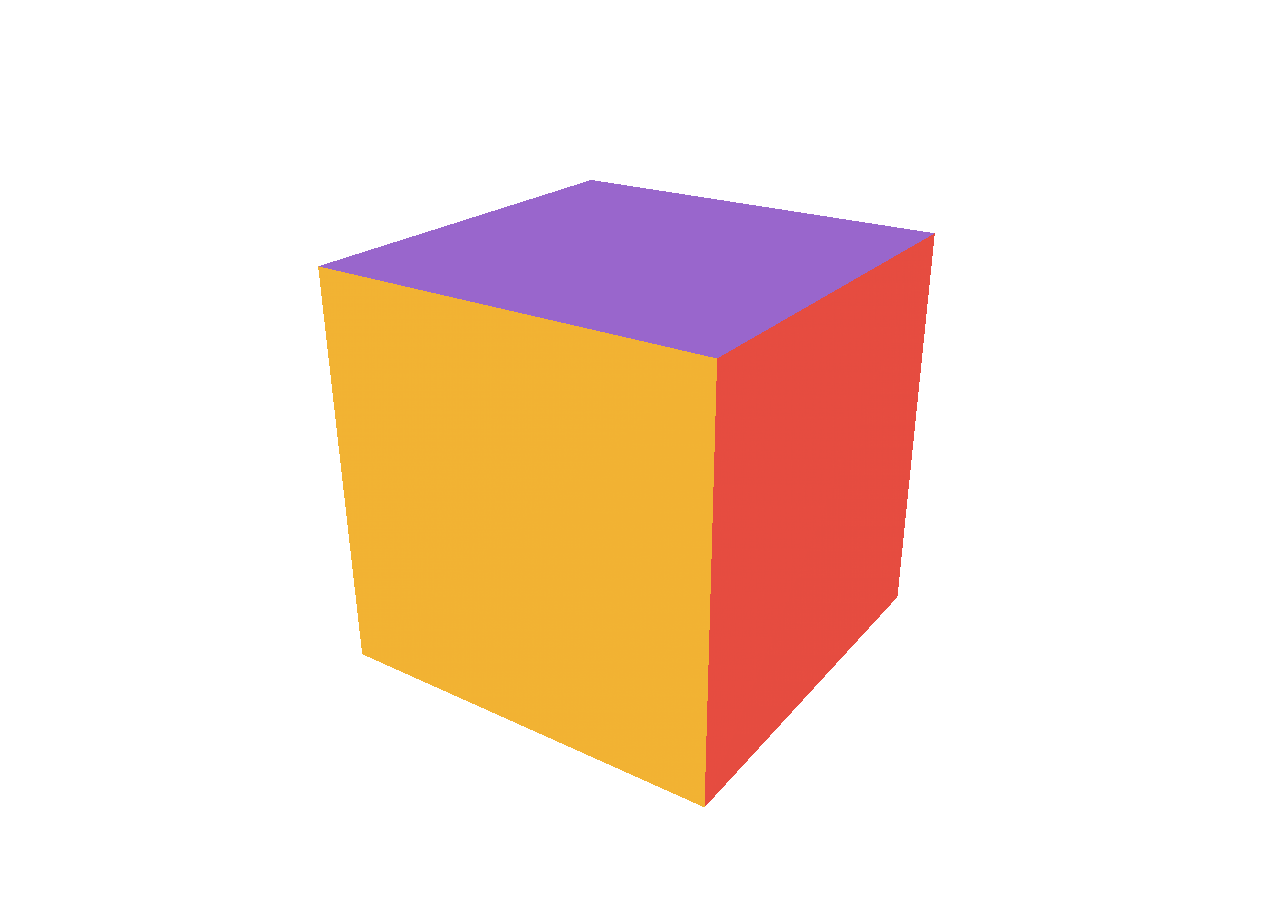
<file: examples/a1-opengl-cube/web/index.html>
<!DOCTYPE html>
<html lang="en">
<head>
<meta charset="utf-8">
<meta name="viewport" content="width=device-width, initial-scale=1">
<title>Demo</title>
<!--
  slide-frame.html: the page of a demo compiled with Emscripten, made to be shown in a slide (an iframe).
  Copy it next to project.js / project.wasm / project.data as index.html, and adapt CONFIG below.

  The address of the iframe gives the settings:
    index.html?freq=2&model=bunny        arguments of the program: --freq 2 --model bunny
    &controls=freq,model,mode:lbs:drag   controls shown in the panel, in this order; mode:lbs:drag keeps
                                         only the buttons lbs and drag of the parameter mode
    &compact=1                           short labels, small panel
    &panel=tl|tr|bl|br                   corner of the panel (default tr)
    &build=name                          load name/project.js (several builds in one folder)
  The panel is built from the parameters the program declares (slide_bridge.hpp): their ranges, choices
  and labels come from slide_describe().

  The slide can drive the demo with postMessage (also from another origin):
    frame.contentWindow.postMessage({slide: {set: {freq: 3, mode: 'ds'}}}, '*')
    frame.contentWindow.postMessage({slide: {describe: true}}, '*')
  and the demo answers each change, and its start, with {slide: {ready|changed: ..., params: [...]}}.
  When the program changes values by itself (slide::notify(), a drag with the mouse, a readout), the
  page sends {slide: {notified: true, params: [...]}}, at most once a frame.

  The arrow keys and Page Up/Down go to the deck even when the demo has the focus, and the PDF export of
  lhtml-site waits for the first frames (window.__lhtmlReady).
-->
<script>
  var CONFIG = {
    script: 'project.js',                  // the file produced by Emscripten
    defaults: {},                          // arguments given when the address does not, e.g. {gui: '0'}
    readyFrames: 10,                       // frames drawn before the demo is shown and counted as ready
    capture: true,                         // keep the image of the canvas (PDF export, tests); a little slower
    navigationKeys: ['ArrowRight', 'ArrowLeft', 'ArrowDown', 'ArrowUp', 'PageDown', 'PageUp']
  };
</script>
<style>
  html, body { margin: 0; height: 100%; overflow: hidden; background: white; }
  #canvas { display: block; position: fixed; left: 0; top: 0; outline: none; opacity: 0; transition: opacity 0.35s; }
  #canvas.ready { opacity: 1; }
  #status { position: fixed; left: 50%; top: 50%; transform: translate(-50%, -50%); color: #888;
    font: 22px system-ui, sans-serif; }
  #status.error { color: #b00020; max-width: 80%; text-align: center; }

  #controls { position: fixed; right: 12px; top: 12px; padding: 10px 16px; display: none;
    font-family: Palatino, "Palatino Linotype", Georgia, serif; font-size: 28px;
    background: rgba(255, 255, 255, 0.85); border: 1px solid #ddd; border-radius: 10px; }
  #controls.tl { right: auto; left: 12px; }
  #controls.bl { right: auto; left: 12px; top: auto; bottom: 12px; }
  #controls.br { top: auto; bottom: 12px; }
  #controls .row { display: flex; align-items: center; gap: 10px; margin: 4px 0; }
  #controls label { min-width: 200px; }
  #controls input[type=range] { width: 240px; }
  #controls .value { min-width: 60px; text-align: right; font-variant-numeric: tabular-nums; }
  #controls button { font: inherit; font-size: 0.93em; padding: 2px 12px; cursor: pointer;
    border: 1px solid #aaa; border-radius: 6px; background: white; }
  #controls button.on { background: #333; color: white; border-color: #333; }
  #controls.compact { font-size: 20px; padding: 4px 10px; }
  #controls.compact .row { gap: 8px; margin: 1px 0; }
  #controls.compact label { min-width: 0; width: 62px; }
  #controls.compact input[type=range] { width: 130px; }
  #controls.compact .value { min-width: 42px; }
  @media (max-width: 1100px) {
    #controls:not(.compact) { font-size: 24px; padding: 6px 10px; }
    #controls:not(.compact) label { min-width: 150px; }
    #controls:not(.compact) input[type=range] { width: 150px; }
  }
  /* colors of a group of controls (the class given in C++ by .with_class("time")): add yours here */
</style>
<script>
  // The navigation keys go to the deck when the demo has the focus. A deck of lhtml-site
  // (from its version with window.__lhtmlNavigation) listens to the keys of its demos itself:
  // nothing to do then. Other decks: the key is sent to the slide, or posted to another origin.
  window.addEventListener('keydown', function (e) {
    if (window.parent === window || e.defaultPrevented || CONFIG.navigationKeys.indexOf(e.key) < 0) return;
    var parentListens = false;
    try { parentListens = !!window.parent.__lhtmlNavigation; } catch (err) {}
    if (parentListens) return;
    e.stopImmediatePropagation(); e.preventDefault();
    try {
      // the event of the slide carries keyCode and which too: some slide tools (reveal.js) read them
      var copy = new KeyboardEvent('keydown', {key: e.key, code: e.code, bubbles: true, cancelable: true});
      var code = {ArrowLeft: 37, ArrowUp: 38, ArrowRight: 39, ArrowDown: 40, PageUp: 33, PageDown: 34}[e.key] || 0;
      Object.defineProperty(copy, 'keyCode', {get: function () { return code; }});
      Object.defineProperty(copy, 'which', {get: function () { return code; }});
      window.parent.document.dispatchEvent(copy);
    }
    catch (err) { window.parent.postMessage({slide: {key: e.key}}, '*'); }   // another origin
  }, true);
</script>
</head>
<body>
<canvas id="canvas" tabindex="-1" oncontextmenu="event.preventDefault()"></canvas>
<div id="status">Loading...</div>
<div id="controls"></div>
<script>
(function () {
  var RESERVED = ['controls', 'compact', 'panel', 'build'];
  var canvas = document.getElementById('canvas');
  var statusBox = document.getElementById('status');
  var panel = document.getElementById('controls');
  var query = new URLSearchParams(window.location.search);

  // The canvas keeps its image after each frame, so that it can be captured (PDF export, tests).
  // The GLFW of Emscripten builds the attributes of its WebGL context from its hints only, and
  // ignores Module.webglContextAttributes: they are added here, for this canvas.
  if (CONFIG.capture) {
    var getContext = HTMLCanvasElement.prototype.getContext;
    HTMLCanvasElement.prototype.getContext = function (type, attributes) {
      if (this === canvas && /webgl/.test(type))
        attributes = Object.assign({}, attributes, {preserveDrawingBuffer: true});
      return getContext.call(this, type, attributes);
    };
  }

  function resize() { canvas.width = window.innerWidth; canvas.height = window.innerHeight; }
  resize();
  window.addEventListener('resize', resize);

  // Arguments of the program: the defaults, then the address
  var options = {};
  Object.keys(CONFIG.defaults).forEach(function (key) { options[key] = String(CONFIG.defaults[key]); });
  query.forEach(function (value, key) { if (RESERVED.indexOf(key) < 0) options[key] = value; });
  var args = [];
  Object.keys(options).forEach(function (key) { args.push('--' + key, options[key]); });

  // Ready: the runtime started and a few frames are drawn (the PDF export of lhtml-site waits for it)
  var started = false, params = [], pending = [];
  var markReady;
  var ready = new Promise(function (done) { markReady = done; });
  window.__lhtmlReady = {version: 1, ready: function () { return ready; }};

  var build = (query.get('build') || '').replace(/[^A-Za-z0-9_-]/g, '');
  var prefix = build ? build + '/' : '';
  window.Module = {
    canvas: canvas,
    arguments: args,
    locateFile: function (path) { return prefix + path; },
    print: function (text) { console.log(text); },
    printErr: function (text) { console.warn(text); },
    // Called before main(): the parameters are declared by main, so they are read a few frames later
    onRuntimeInitialized: function () {
      var frames = 0;
      (function count() {
        if (++frames < CONFIG.readyFrames) { requestAnimationFrame(count); return; }
        started = true;
        resize();   // a program may have created its window at a fixed size (glfwCreateWindow resizes the canvas)
        refresh();
        buildPanel();
        pending.forEach(function (m) { receive(m); });
        pending = [];
        canvas.classList.add('ready');
        statusBox.style.display = 'none';
        markReady();
        tellParent({ready: true});
      })();
    },
    onAbort: function (what) { fail('The demo stopped: ' + what); },
    // slide::notify() of the program: values changed by the program itself (a drag, a readout);
    // shown again at most once a frame
    slideNotify: function () {
      if (!started || notifyPending) return;
      notifyPending = true;
      requestAnimationFrame(function () {
        notifyPending = false;
        refresh();
        updatePanel();
        tellParent({notified: true});
      });
    }
  };
  var notifyPending = false;

  function fail(message) {
    statusBox.textContent = message;
    statusBox.className = 'error';
    statusBox.style.display = 'block';
    markReady();   // the export prints the slide anyway, with the message
  }

  function refresh() {
    try { params = JSON.parse(Module.ccall('slide_describe', 'string', [], [])).params; }
    catch (e) { params = []; console.warn('slide_describe: ' + e); }
  }
  function find(key) { for (var k = 0; k < params.length; ++k) if (params[k].key === key) return params[k]; return null; }

  function setValue(key, value) {
    var ok = Module.ccall('slide_set', 'number', ['string', 'string'], [key, String(value)]);
    refresh();          // a change may change other parameters (a preset): show them all again
    updatePanel();
    tellParent({changed: {key: key, value: value, accepted: !!ok}});
    return ok;
  }

  function tellParent(message) {
    if (window.parent === window) return;
    message.params = params;
    window.parent.postMessage({slide: message}, '*');
  }

  // Messages of the slide: {slide: {set: {key: value, ...}}} or {slide: {describe: true}}
  function receive(m) {
    if (m.set) Object.keys(m.set).forEach(function (key) { setValue(key, m.set[key]); });
    if (m.describe) tellParent({described: true});
  }
  window.addEventListener('message', function (event) {
    var m = event.data && event.data.slide;
    if (!m || typeof m !== 'object') return;
    if (started) receive(m); else pending.push(m);
  });

  // The panel: controls=key1,key2,choice:value1:value2
  var widgets = [];
  function buildPanel() {
    var list = (query.get('controls') || '').split(',').filter(function (s) { return s; });
    if (list.length === 0) return;
    var compact = query.get('compact') === '1';
    if (compact) panel.classList.add('compact');
    var corner = query.get('panel');
    if (['tl', 'bl', 'br'].indexOf(corner) >= 0) panel.classList.add(corner);
    list.forEach(function (entry) {
      var parts = entry.split(':');
      var p = find(parts[0]);
      if (!p) { console.warn('controls: no parameter ' + parts[0]); return; }
      var row = document.createElement('div');
      row.className = 'row' + (p.class ? ' ' + p.class : '');
      var label = (compact && p.short) ? p.short : p.label;
      if (p.type === 'number' || p.type === 'integer') {
        row.innerHTML = '<label></label><input type="range"><span class="value"></span>';
        row.querySelector('label').innerHTML = label;
        var input = row.querySelector('input');
        input.min = p.min; input.max = p.max;
        input.step = p.step > 0 ? p.step : (p.max - p.min) / 100;
        input.addEventListener('input', function () { setValue(p.key, input.value); });
        widgets.push({key: p.key, update: function (q) {
          if (document.activeElement !== input) input.value = q.value;
          row.querySelector('.value').textContent = formatNumber(q.value, input.step);
        }});
      }
      else if (p.type === 'choice') {
        var keep = parts.slice(1);
        var buttons = [];
        p.choices.forEach(function (c) {
          if (keep.length > 0 && keep.indexOf(c[0]) < 0) return;
          var b = document.createElement('button');
          b.innerHTML = c[1];
          b.addEventListener('click', function () { setValue(p.key, c[0]); });
          row.appendChild(b);
          buttons.push([c[0], b]);
        });
        widgets.push({key: p.key, update: function (q) {
          buttons.forEach(function (x) { x[1].classList.toggle('on', x[0] === q.value); });
        }});
      }
      else if (p.type === 'toggle') {
        var t = document.createElement('button');
        t.innerHTML = label;
        t.addEventListener('click', function () { setValue(p.key, find(p.key).value ? '0' : '1'); });
        row.appendChild(t);
        widgets.push({key: p.key, update: function (q) { t.classList.toggle('on', !!q.value); }});
      }
      else if (p.type === 'readout') {
        row.innerHTML = '<label></label><span class="value"></span>';
        row.querySelector('label').innerHTML = label;
        widgets.push({key: p.key, update: function (q) {
          row.querySelector('.value').textContent = formatNumber(q.value, 0.01);
        }});
      }
      else if (p.type === 'action') {
        var a = document.createElement('button');
        a.innerHTML = label;
        a.addEventListener('click', function () { setValue(p.key, ''); });
        row.appendChild(a);
      }
      panel.appendChild(row);
    });
    panel.style.display = 'block';
    updatePanel();
  }
  function updatePanel() {
    widgets.forEach(function (w) { var q = find(w.key); if (q) w.update(q); });
  }
  function formatNumber(value, step) {
    var decimals = Math.max(0, Math.min(4, Math.ceil(-Math.log10(Number(step) || 1))));
    return Number(value).toFixed(decimals);
  }

  // The program itself
  var script = document.createElement('script');
  script.src = prefix + CONFIG.script;
  script.async = true;
  script.onerror = function () { fail('Cannot load ' + script.src + ' (open this page with a web server, not as a file)'); };
  document.body.appendChild(script);
})();
</script>
</body>
</html>
</file>
